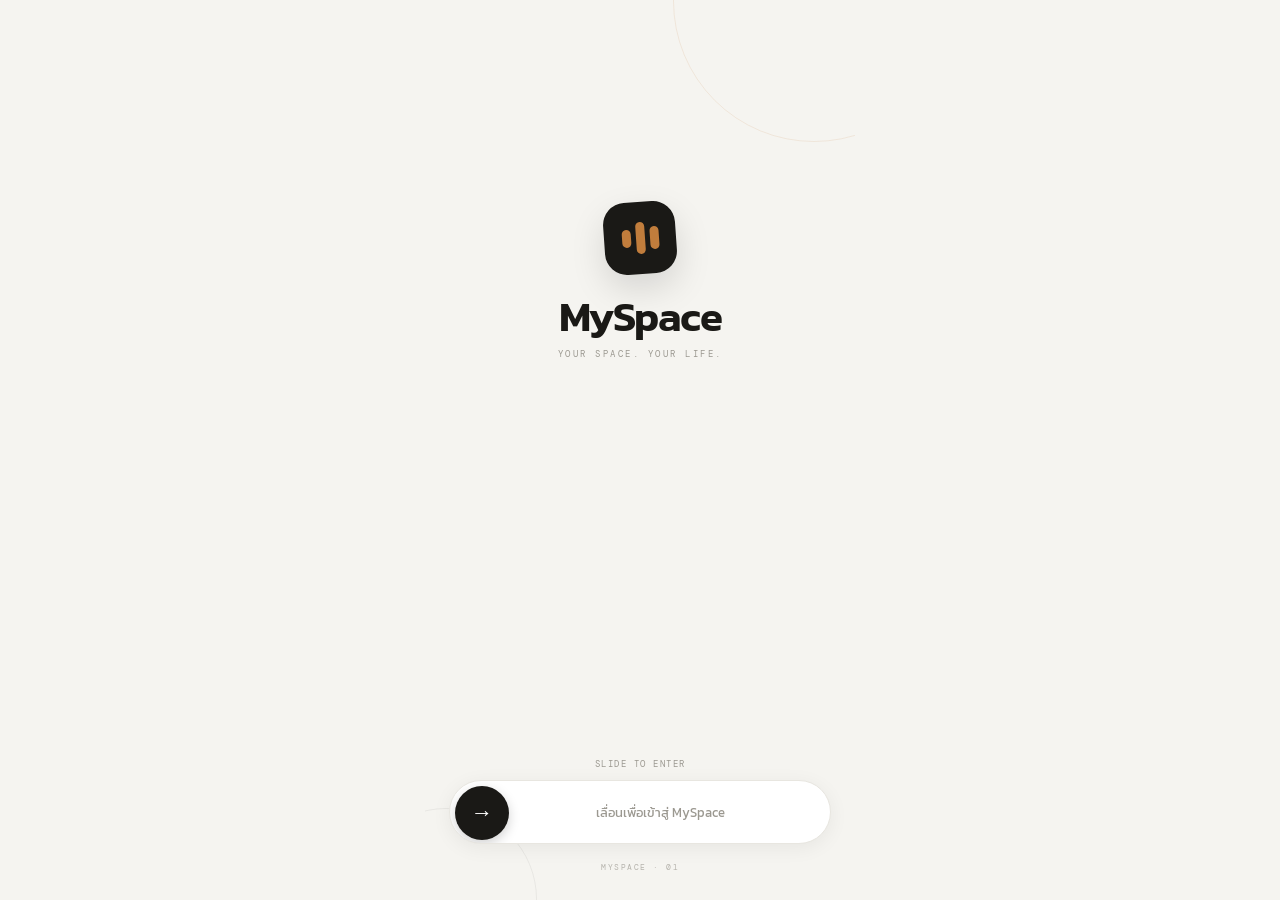
<file: index.html>
<!DOCTYPE html>
<html lang="th">
<head>
    <meta charset="UTF-8">

    <meta
        name="viewport"
        content="width=device-width, initial-scale=1.0,
        maximum-scale=1.0, user-scalable=no"
    >

    <meta name="mobile-web-app-capable" content="yes">
    <meta name="apple-mobile-web-app-capable" content="yes">

    <title>MySpace</title>

    <!-- Font -->
    <link rel="preconnect" href="https://fonts.googleapis.com">
    <link rel="preconnect" href="https://fonts.gstatic.com" crossorigin>

    <link
        href="https://fonts.googleapis.com/css2?family=DM+Mono:wght@400;500&family=Kanit:wght@300;400;500;600;700&display=swap"
        rel="stylesheet"
    >

    <link rel="stylesheet" href="loading.css">
</head>

<body>

    <main class="loading-screen">

        <!-- Logo -->
        <div class="logo-area">

            <div class="logo-mark">
                <span class="logo-dot"></span>
                <span class="logo-dot"></span>
                <span class="logo-dot"></span>
            </div>

            <h1>MySpace</h1>

            <p>YOUR SPACE. YOUR LIFE.</p>

        </div>


        <!-- Bottom Area -->
        <div class="bottom-area">

            <div class="slide-label">
                <span>SLIDE TO ENTER</span>
            </div>

            <div class="slider" id="slider">

                <div class="slider-track"></div>

                <div class="slider-text">
                    เลื่อนเพื่อเข้าสู่ MySpace
                </div>

                <button
                    class="slider-button"
                    id="sliderButton"
                    aria-label="เข้าสู่ MySpace"
                >
                    <span>→</span>
                </button>

            </div>

            <div class="version">
                MYSPACE · 01
            </div>

        </div>

    </main>

    <script src="loading.js"></script>

</body>
</html>
</file>
<file: loading.css>
/* =========================================================
   MYSPACE - LOADING SCREEN
========================================================= */

:root {
    --bg: #F5F4F0;
    --surface: #FFFFFF;
    --surface2: #F0EFEB;
    --border: #E8E6E0;

    --text: #1A1916;
    --text-muted: #9B9890;

    --accent: #C17D3C;
    --accent-light: #F5E8D6;
}


/* =========================================================
   RESET
========================================================= */

* {
    box-sizing: border-box;
    margin: 0;
    padding: 0;

    -webkit-tap-highlight-color: transparent;
}


html,
body {
    width: 100%;
    height: 100%;

    overflow: hidden;

    font-family: 'Kanit', sans-serif;

    background: var(--bg);
    color: var(--text);
}


/* =========================================================
   SCREEN
========================================================= */

.loading-screen {
    width: 100%;
    height: 100dvh;

    max-width: 430px;

    margin: 0 auto;

    padding:
        40px
        24px
        calc(28px + env(safe-area-inset-bottom, 0px));

    display: flex;
    flex-direction: column;
    justify-content: space-between;
    align-items: center;

    position: relative;

    overflow: hidden;
}


/* =========================================================
   DECORATION
========================================================= */

.loading-screen::before {
    content: '';

    position: absolute;

    width: 280px;
    height: 280px;

    border-radius: 50%;

    border: 1px solid rgba(193, 125, 60, 0.12);

    top: -140px;
    right: -100px;

    animation: orbit 8s linear infinite;
}


.loading-screen::after {
    content: '';

    position: absolute;

    width: 180px;
    height: 180px;

    border-radius: 50%;

    border: 1px solid rgba(26, 25, 22, 0.06);

    bottom: -90px;
    left: -70px;

    animation: orbitReverse 10s linear infinite;
}


/* =========================================================
   LOGO
========================================================= */

.logo-area {
    position: relative;

    z-index: 2;

    margin-top: 18vh;

    text-align: center;

    animation: logoEnter 1s cubic-bezier(.22,1,.36,1) both;
}


.logo-mark {
    width: 72px;
    height: 72px;

    margin: 0 auto 22px;

    border-radius: 22px;

    background: var(--text);

    display: flex;

    align-items: center;
    justify-content: center;

    gap: 5px;

    box-shadow:
        0 14px 35px rgba(0, 0, 0, 0.13);

    transform: rotate(-4deg);

    animation:
        markEnter 0.8s cubic-bezier(.22,1,.36,1) 0.1s both,
        markFloat 4s ease-in-out 1s infinite;
}


.logo-dot {
    width: 9px;
    height: 28px;

    border-radius: 99px;

    background: var(--accent);

    display: block;
}


.logo-dot:nth-child(1) {
    height: 18px;

    animation: dotPulse 1.4s ease-in-out infinite;
}


.logo-dot:nth-child(2) {
    height: 32px;

    animation: dotPulse 1.4s ease-in-out 0.15s infinite;
}


.logo-dot:nth-child(3) {
    height: 23px;

    animation: dotPulse 1.4s ease-in-out 0.3s infinite;
}


.logo-area h1 {
    font-size: 42px;

    line-height: 1;

    font-weight: 600;

    letter-spacing: -1.5px;
}


.logo-area p {
    margin-top: 10px;

    font-family: 'DM Mono', monospace;

    font-size: 9px;

    letter-spacing: 2.5px;

    color: var(--text-muted);
}


/* =========================================================
   BOTTOM
========================================================= */

.bottom-area {
    width: 100%;

    position: relative;

    z-index: 2;

    animation:
        bottomEnter 0.8s cubic-bezier(.22,1,.36,1) 0.3s both;
}


.slide-label {
    text-align: center;

    margin-bottom: 10px;

    font-family: 'DM Mono', monospace;

    font-size: 9px;

    letter-spacing: 1.5px;

    color: var(--text-muted);
}


/* =========================================================
   SLIDER
========================================================= */

.slider {
    width: 100%;
    height: 64px;

    position: relative;

    border-radius: 99px;

    background: var(--surface);

    border: 1px solid var(--border);

    box-shadow:
        0 4px 20px rgba(0, 0, 0, 0.06);

    overflow: hidden;

    touch-action: pan-y;
}


.slider-track {
    position: absolute;

    inset: 4px;

    border-radius: 99px;

    background: var(--surface2);

    opacity: 0;

    transition: opacity 0.2s;
}


.slider.dragging .slider-track {
    opacity: 1;
}


.slider-text {
    position: absolute;

    inset: 0;

    display: flex;

    align-items: center;
    justify-content: center;

    padding-left: 60px;

    padding-right: 20px;

    color: var(--text-muted);

    font-size: 13px;

    font-weight: 400;

    pointer-events: none;

    transition: opacity 0.2s;
}


.slider-button {
    position: absolute;

    top: 5px;
    left: 5px;

    width: 54px;
    height: 54px;

    border-radius: 50%;

    border: none;

    background: var(--text);

    color: white;

    display: grid;

    place-items: center;

    cursor: grab;

    z-index: 5;

    box-shadow:
        0 4px 12px rgba(0, 0, 0, 0.18);

    transition:
        background 0.2s,
        transform 0.2s;
}


.slider-button span {
    font-family: Arial, sans-serif;

    font-size: 22px;

    line-height: 1;

    transition: transform 0.2s;
}


.slider:hover .slider-button span {
    transform: translateX(3px);
}


.slider-button:active {
    cursor: grabbing;

    transform: scale(0.95);
}


/* =========================================================
   VERSION
========================================================= */

.version {
    margin-top: 18px;

    text-align: center;

    font-family: 'DM Mono', monospace;

    font-size: 8px;

    letter-spacing: 1.5px;

    color: var(--text-muted);

    opacity: 0.7;
}


/* =========================================================
   SUCCESS
========================================================= */

.slider.success {
    background: var(--text);
}


.slider.success .slider-button {
    background: var(--accent);

    left: calc(100% - 59px);
}


.slider.success .slider-text {
    color: white;

    opacity: 0;
}


.slider.success .slider-button span {
    transform: rotate(0deg);
}


/* =========================================================
   ANIMATIONS
========================================================= */

@keyframes logoEnter {

    from {
        opacity: 0;
        transform: translateY(20px);
    }

    to {
        opacity: 1;
        transform: translateY(0);
    }

}


@keyframes markEnter {

    from {
        opacity: 0;
        transform: scale(0.6) rotate(-15deg);
    }

    to {
        opacity: 1;
        transform: scale(1) rotate(-4deg);
    }

}


@keyframes markFloat {

    0%,
    100% {
        transform: translateY(0) rotate(-4deg);
    }

    50% {
        transform: translateY(-6px) rotate(-4deg);
    }

}


@keyframes bottomEnter {

    from {
        opacity: 0;
        transform: translateY(25px);
    }

    to {
        opacity: 1;
        transform: translateY(0);
    }

}


@keyframes dotPulse {

    0%,
    100% {
        transform: scaleY(1);
    }

    50% {
        transform: scaleY(0.7);
    }

}


@keyframes orbit {

    from {
        transform: rotate(0deg);
    }

    to {
        transform: rotate(360deg);
    }

}


@keyframes orbitReverse {

    from {
        transform: rotate(360deg);
    }

    to {
        transform: rotate(0deg);
    }

}


/* =========================================================
   SMALL SCREEN
========================================================= */

@media (max-height: 650px) {

    .loading-screen {
        padding-top: 25px;
    }

    .logo-area {
        margin-top: 8vh;
    }

    .logo-mark {
        width: 60px;
        height: 60px;

        border-radius: 18px;

        margin-bottom: 16px;
    }

    .logo-area h1 {
        font-size: 34px;
    }

}
</file>
